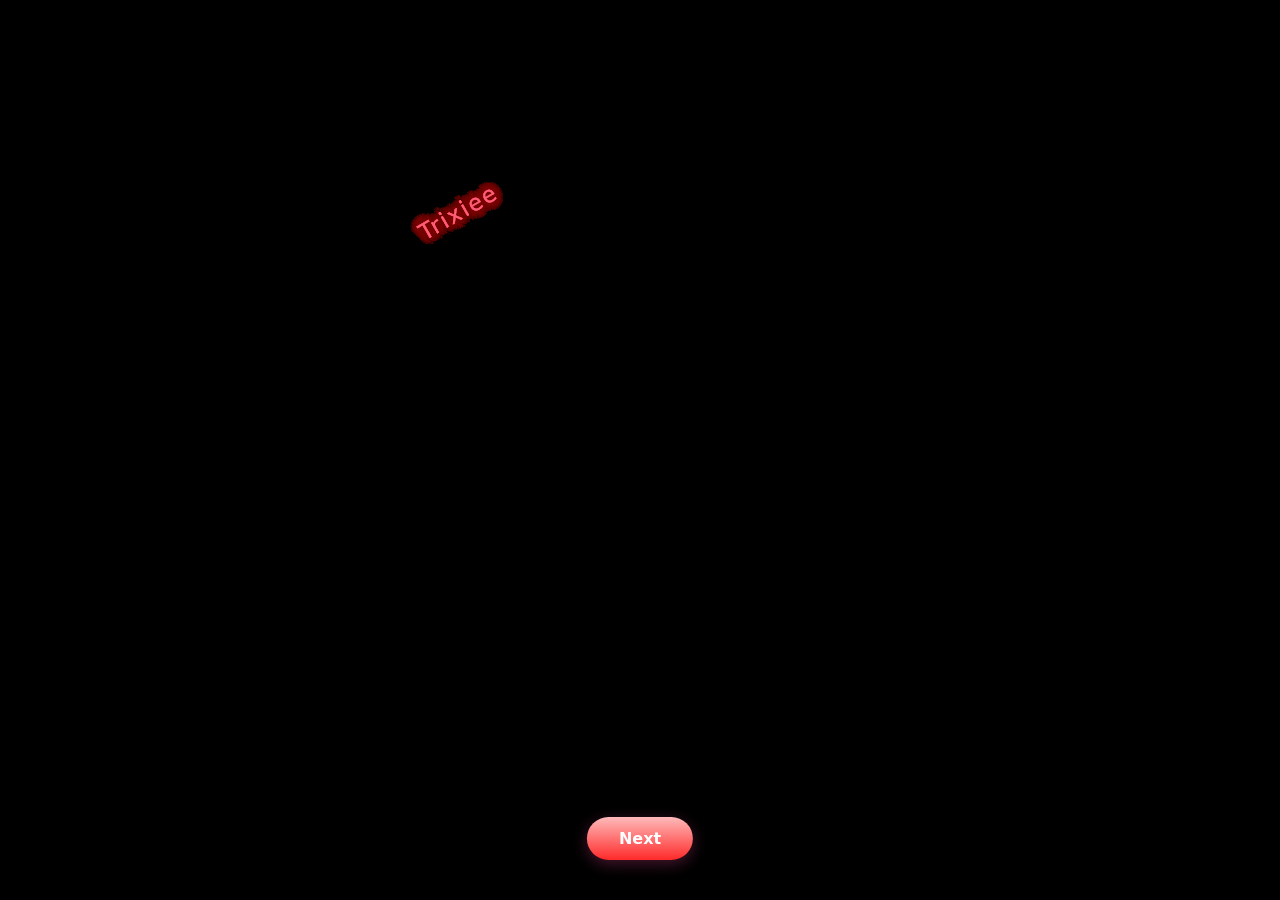
<file: Love.html>
<!DOCTYPE html>
<html lang="en">

<head>
  <meta charset="UTF-8" />
  <title>Love Forever</title>
  <meta name="viewport" content="width=device-width, initial-scale=1" />
  <style>
    body {
      background: #000;
      height: 100vh;
      height: 100dvh;
      margin: 0;
      overflow: hidden;
      font-family: system-ui, -apple-system, "Segoe UI", Roboto, Arial, sans-serif;
    }

    body.fade-out {
      opacity: 0;
      transition: opacity 0.6s;
    }





    /* the animation is drawn in a 450px box: scale it down on small screens */
    #ui {
      position: fixed;
      inset: 0;
      transform: scale(var(--k, 1));
      transform-origin: 50% 50%;
      pointer-events: none;
    }

    #ui .love {
      position: absolute;
      top: 50%;
      left: 50%;
      margin: -225px 0 0 -225px;
      --i: 1;
    }

    #ui .love:last-child .love_word {
      color: #060101;
      font-size: 2rem;
      text-shadow: 0 0 10px #bd0606;
    }

    #ui .love:last-child .love_word {
      color: #FF5C77;
      font-size: 1.4rem;
      text-shadow: 0 0 10px #7e0808;
    }

    #ui .love_word {
      color: #FF5C77;
      font-size: 1.4rem;
      transform: translateY(-100%) rotateZ(-30deg);
      text-shadow: 0 0 10px #7e0808;
      letter-spacing: 2px;
      white-space: nowrap;
    }

    #ui .love_horizontal {
      animation: horizontal 10000ms infinite alternate ease-in-out;
      animation-delay: calc(var(--i) * -300ms);
    }

    #ui .love_vertical {
      animation: vertical 20000ms infinite linear;
      animation-delay: calc(var(--i) * -300ms);
    }

    @keyframes horizontal {
      from {
        transform: translateX(0px);
      }

      to {
        transform: translateX(450px);
      }
    }

    @keyframes vertical {
      0% {
        transform: translateY(180px);
      }

      10% {
        transform: translateY(45px);
      }

      15% {
        transform: translateY(4.5px);
      }

      18% {
        transform: translateY(0px);
      }

      20% {
        transform: translateY(4.5px);
      }

      22% {
        transform: translateY(34.61538px);
      }

      24% {
        transform: translateY(64.28571px);
      }

      25% {
        transform: translateY(112.5px);
      }

      26% {
        transform: translateY(64.28571px);
      }

      28% {
        transform: translateY(34.61538px);
      }

      30% {
        transform: translateY(4.5px);
      }

      32% {
        transform: translateY(0px);
      }

      35% {
        transform: translateY(4.5px);
      }

      40% {
        transform: translateY(45px);
      }

      50% {
        transform: translateY(180px);
      }

      71% {
        transform: translateY(428.57143px);
      }

      72.5% {
        transform: translateY(441.17647px);
      }

      75% {
        transform: translateY(450px);
      }

      77.5% {
        transform: translateY(441.17647px);
      }

      79% {
        transform: translateY(428.57143px);
      }

      100% {
        transform: translateY(180px);
      }
    }

    .nav-button {
      position: fixed;
      bottom: calc(40px + env(safe-area-inset-bottom));
      left: 50%;
      transform: translateX(-50%);
      z-index: 999;
      background: linear-gradient(0deg, #ff2a2a, #ffbaba);
      color: white;
      border: none;
      padding: 12px 32px;
      border-radius: 50px;
      font-weight: 700;
      font-size: 1rem;
      cursor: pointer;
      box-shadow: 0 4px 15px rgba(236, 72, 153, 0.3);
      transition: all 0.3s ease;
      text-decoration: none;
      display: inline-flex;
      align-items: center;
      justify-content: center;
    }

    .nav-button:hover {
      transform: translateX(-50%) translateY(-2px);
    }
  </style>
</head>

<body>
  
  <div id="ui"></div>
  <a href="finalmessages.html" class="nav-button">Next</a>
  <script>
    const N = 100;
    const ui = document.getElementById('ui');
    for (let i = 1; i <= N; i++) {
      const love = document.createElement('div');
      love.className = 'love';
      love.style.setProperty('--i', i);
      const h = document.createElement('div');
      h.className = 'love_horizontal';
      const v = document.createElement('div');
      v.className = 'love_vertical';
      const word = document.createElement('div');
      word.className = 'love_word';
      word.textContent = 'Trixiee';
      v.appendChild(word);
      h.appendChild(v);
      love.appendChild(h);
      ui.appendChild(love);
    }

    function fitHearts() {
      const k = Math.min(1, Math.min(window.innerWidth, window.innerHeight) / 560);
      ui.style.setProperty('--k', k);
    }
    fitHearts();
    window.addEventListener('resize', fitHearts);

    // Handle button click with fade-out
    document.querySelector('.nav-button').addEventListener('click', function(e) {
      e.preventDefault();
      document.body.classList.add('fade-out');
      setTimeout(() => {
        window.location.href = 'finalmessages.html';
      }, 600);
    });
  </script>
<script>
  // Back button on phones: don't stay stuck on a faded-out page
  window.addEventListener('pageshow', function (e) {
    if (e.persisted) document.body.classList.remove('fade-out');
  });
</script>
</body>

</html>
</file>
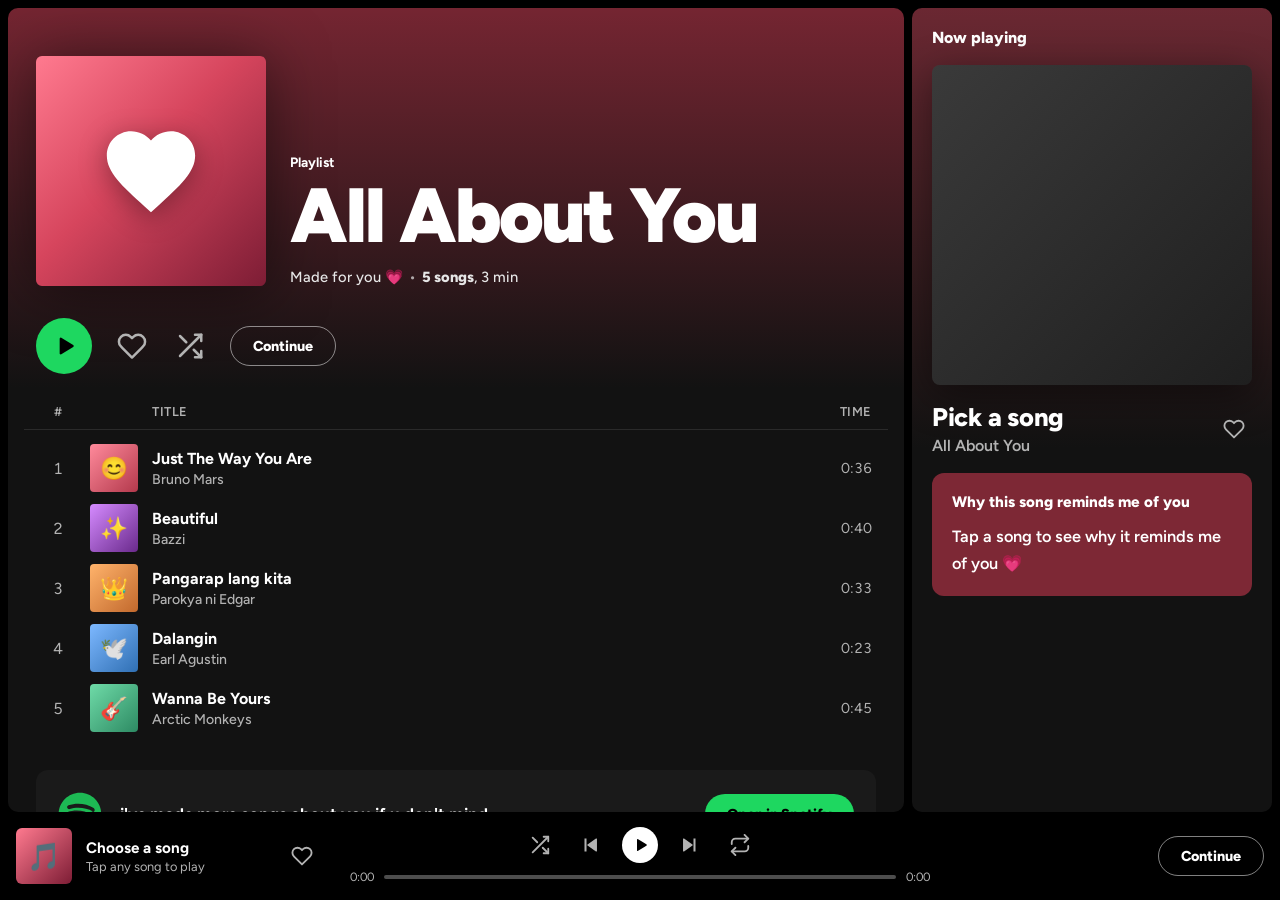
<file: ready.html>
<!DOCTYPE html>
<html lang="en">

<head>
  <meta charset="UTF-8">
  <meta name="viewport" content="width=device-width, initial-scale=1.0, viewport-fit=cover">
  <meta name="theme-color" content="#000000">
  <title>All About You 💕</title>
  <link rel="preconnect" href="https://fonts.googleapis.com">
  <link rel="preconnect" href="https://fonts.gstatic.com" crossorigin>
  <link href="https://fonts.googleapis.com/css2?family=Figtree:wght@400;500;600;700;800;900&display=swap" rel="stylesheet">
  <style>
    :root {
      --bg: #000;
      --panel: #121212;
      --elev: #1a1a1a;
      --hover: rgba(255, 255, 255, 0.1);
      --text: #fff;
      --sub: #b3b3b3;
      --green: #1ed760;
      --tone: #b3394c;
      --bar-h: 88px;
    }

    * { margin: 0; padding: 0; box-sizing: border-box; -webkit-tap-highlight-color: transparent; }
    html { -webkit-text-size-adjust: 100%; }

    body {
      font-family: "Figtree", "Segoe UI", Helvetica, Arial, sans-serif;
      background: var(--bg);
      color: var(--text);
      min-height: 100vh;
      min-height: 100dvh;
      overflow-x: hidden;
      padding-bottom: calc(var(--bar-h) + env(safe-area-inset-bottom));
    }
    body.fade-out { opacity: 0; transition: opacity 0.6s; }
    body.sheet-open { overflow: hidden; }

    button { font: inherit; color: inherit; background: none; border: none; cursor: pointer; text-align: left; }
    a { color: inherit; text-decoration: none; }
    svg { display: block; }

    /* ---------- layout ---------- */
    .app {
      display: grid;
      grid-template-columns: minmax(0, 1fr) 360px;
      gap: 8px;
      padding: 8px 8px 0;
      height: calc(100vh - var(--bar-h));
      height: calc(100dvh - var(--bar-h));
    }
    .panel {
      background: var(--panel);
      border-radius: 10px;
      overflow-y: auto;
      overflow-x: hidden;
      position: relative;
      scrollbar-width: thin;
      scrollbar-color: #444 transparent;
    }
    .main .glow {
      position: absolute; inset: 0 0 auto 0; height: 380px;
      background-color: var(--tone);
      transition: background-color 0.9s ease;
      pointer-events: none;
    }
    .main .glow::after {
      content: ""; position: absolute; inset: 0;
      background: linear-gradient(180deg, rgba(0, 0, 0, 0.35) 0%, var(--panel) 100%);
    }
    .content { position: relative; z-index: 1; padding-bottom: 32px; }

    /* ---------- hero ---------- */
    .hero { display: flex; align-items: flex-end; gap: 24px; padding: 48px 28px 24px; }
    .cover-lg {
      width: clamp(150px, 18vw, 232px); aspect-ratio: 1;
      border-radius: 6px; flex-shrink: 0;
      background: linear-gradient(135deg, #ff7a8f 0%, #d6455d 45%, #7d1d35 100%);
      box-shadow: 0 4px 60px rgba(0, 0, 0, 0.5);
      display: grid; place-items: center;
    }
    .cover-lg svg { width: 46%; height: 46%; fill: #fff; filter: drop-shadow(0 6px 14px rgba(0, 0, 0, 0.35)); }
    .hero-text { min-width: 0; }
    .kicker { font-size: 0.85rem; font-weight: 700; }
    .hero h1 {
      font-size: clamp(2.4rem, 6vw, 5.4rem);
      font-weight: 900; letter-spacing: -0.03em; line-height: 1.02;
      margin: 6px 0 14px; overflow-wrap: anywhere;
    }
    .hero-sub { font-size: 0.92rem; color: #e6e6e6; font-weight: 500; }
    .hero-sub b { font-weight: 800; }
    .hero-sub .dot { opacity: 0.7; margin: 0 6px; }

    /* ---------- action row ---------- */
    .actions { display: flex; align-items: center; gap: 22px; padding: 8px 28px 20px; flex-wrap: wrap; }
    .play-lg {
      width: 56px; height: 56px; border-radius: 50%; background: var(--green); color: #000;
      display: grid; place-items: center; transition: transform 0.15s ease, background 0.15s ease;
    }
    .play-lg:hover { transform: scale(1.05); background: #3be477; }
    .play-lg:active { transform: scale(0.97); }
    .play-lg svg { width: 26px; height: 26px; fill: currentColor; }

    .icon-btn {
      width: 36px; height: 36px; display: grid; place-items: center; color: var(--sub);
      border-radius: 50%; position: relative; flex-shrink: 0; transition: color 0.15s, transform 0.15s;
    }
    .icon-btn:hover { color: #fff; }
    .icon-btn:active { transform: scale(0.92); }
    .icon-btn svg { width: 22px; height: 22px; }
    .icon-btn.on { color: var(--green); }
    .icon-btn.on::after {
      content: ""; position: absolute; bottom: 2px; left: 50%; width: 4px; height: 4px;
      margin-left: -2px; border-radius: 50%; background: var(--green);
    }
    .js-like.on svg { fill: var(--green); stroke: var(--green); }
    .js-like.on::after { display: none; }
    .icon-btn.big svg { width: 30px; height: 30px; }

    .pill {
      display: inline-flex; align-items: center; justify-content: center; gap: 8px;
      min-height: 40px; padding: 0 22px; border-radius: 999px; font-weight: 800; font-size: 0.9rem;
      transition: transform 0.15s ease, background 0.15s ease, border-color 0.15s ease; white-space: nowrap;
      touch-action: manipulation;
    }
    .pill:active { transform: scale(0.97); }
    .pill-ghost { border: 1px solid rgba(255, 255, 255, 0.5); color: #fff; }
    .pill-ghost:hover { border-color: #fff; transform: scale(1.04); }
    .pill-green { background: var(--green); color: #000; }
    .pill-green:hover { background: #3be477; transform: scale(1.04); }
    .pill-light { background: #fff; color: #000; }
    .pill-light:hover { transform: scale(1.04); }

    /* ---------- track list ---------- */
    .list { padding: 0 16px; }
    .list-head, .row {
      display: grid; grid-template-columns: 36px 48px minmax(0, 1fr) auto; align-items: center; gap: 14px;
      padding: 0 16px;
    }
    .list-head {
      height: 36px; color: var(--sub); font-size: 0.8rem; font-weight: 600; letter-spacing: 0.04em;
      border-bottom: 1px solid rgba(255, 255, 255, 0.1); margin-bottom: 8px; text-transform: uppercase;
    }
    .list-head .c { text-align: center; }
    .list-head .r { text-align: right; }

    .row { width: 100%; min-height: 60px; border-radius: 6px; transition: background 0.15s; touch-action: manipulation; }
    .row:hover { background: var(--hover); }
    .row:focus-visible, .icon-btn:focus-visible, .pill:focus-visible, .play-lg:focus-visible {
      outline: 2px solid #fff; outline-offset: 2px;
    }
    .idx { display: grid; place-items: center; height: 100%; color: var(--sub); font-variant-numeric: tabular-nums; font-size: 1rem; }
    .idx .hov { display: none; color: #fff; }
    .idx .hov svg { width: 16px; height: 16px; fill: currentColor; }
    .row:hover:not(.playing) .idx .num { display: none; }
    .row:hover:not(.playing) .idx .hov { display: block; }
    .row.playing .idx .num, .row.playing .idx .hov { display: none; }
    .row.playing .idx .eq { display: flex; }
    .row.active .idx .num { color: var(--green); }

    .thumb {
      width: 48px; height: 48px; border-radius: 4px; display: grid; place-items: center;
      font-size: 1.4rem; position: relative; overflow: hidden; flex-shrink: 0;
      background: linear-gradient(135deg, #ff7a8f, #7d1d35);
    }
    .thumb .eq-thumb { display: none; position: absolute; inset: 0; background: rgba(0, 0, 0, 0.55); place-items: center; }
    .info { min-width: 0; display: flex; flex-direction: column; gap: 3px; }
    .name { font-weight: 700; font-size: 1rem; white-space: nowrap; overflow: hidden; text-overflow: ellipsis; }
    .art { color: var(--sub); font-size: 0.88rem; font-weight: 500; white-space: nowrap; overflow: hidden; text-overflow: ellipsis; }
    .row:hover .art { color: #fff; }
    .row.active .name { color: var(--green); }
    .dur { color: var(--sub); font-size: 0.9rem; font-variant-numeric: tabular-nums; text-align: right; }

    .eq { display: none; gap: 2px; align-items: flex-end; height: 14px; width: 14px; }
    .eq i { flex: 1; background: var(--green); height: 30%; animation: eq 1s ease-in-out infinite; }
    .eq i:nth-child(2) { animation-delay: -0.4s; }
    .eq i:nth-child(3) { animation-delay: -0.8s; }
    @keyframes eq { 0%, 100% { height: 25%; } 50% { height: 100%; } }

    /* ---------- spotify card ---------- */
    .more { margin: 32px 28px 0; padding: 22px; border-radius: 12px; background: var(--elev); display: flex; align-items: center; gap: 18px; flex-wrap: wrap; }
    .more .logo { width: 44px; height: 44px; flex-shrink: 0; }
    .more p { flex: 1 1 220px; font-weight: 700; font-size: 1.05rem; line-height: 1.35; }

    /* ---------- now playing panel ---------- */
    .np { padding: 20px; background: #121212; display: flex; flex-direction: column; gap: 18px; }
    @supports (background: color-mix(in srgb, red 50%, blue)) {
      .np { background: linear-gradient(180deg, color-mix(in srgb, var(--tone) 55%, #121212) 0, #121212 440px); }
    }
    .np-top { display: flex; align-items: center; justify-content: space-between; }
    .np-label { font-weight: 800; font-size: 1rem; }
    .np-close, .np-spacer { display: none; }
    .cover {
      aspect-ratio: 1; border-radius: 8px; display: grid; place-items: center;
      background: linear-gradient(135deg, #3a3a3a, #1f1f1f); font-size: 4.5rem;
      box-shadow: 0 10px 40px rgba(0, 0, 0, 0.45);
    }
    .np-meta { display: flex; align-items: center; gap: 12px; }
    .np-text { flex: 1; min-width: 0; }
    .np-title { font-size: 1.6rem; font-weight: 800; line-height: 1.15; letter-spacing: -0.01em; }
    .np-artist { color: var(--sub); font-weight: 600; margin-top: 4px; }
    .np-msg {
      border-radius: 12px; padding: 20px; background: #242424;
    }
    @supports (background: color-mix(in srgb, red 50%, blue)) {
      .np-msg { background: color-mix(in srgb, var(--tone) 70%, #000); }
    }
    .np-msg-title { font-weight: 800; font-size: 0.95rem; margin-bottom: 12px; }
    .np-msg-body { font-weight: 600; font-size: 1.02rem; line-height: 1.6; overflow-wrap: anywhere; }
    .np-controls, .np-continue { display: none; }

    /* ---------- player bar ---------- */
    .bar {
      position: fixed; left: 0; right: 0; bottom: 0; z-index: 100; height: var(--bar-h);
      padding: 0 16px; background: #000;
      display: grid; grid-template-columns: minmax(180px, 1fr) minmax(300px, 2fr) minmax(120px, 1fr);
      align-items: center; gap: 16px;
    }
    .bar-left { display: flex; align-items: center; gap: 14px; min-width: 0; }
    .bar-left .thumb { width: 56px; height: 56px; font-size: 1.7rem; border-radius: 6px; }
    .bar-text { min-width: 0; flex: 1; }
    .bar-title { font-weight: 700; font-size: 0.95rem; white-space: nowrap; overflow: hidden; text-overflow: ellipsis; }
    .bar-artist { font-size: 0.8rem; color: var(--sub); margin-top: 2px; white-space: nowrap; overflow: hidden; text-overflow: ellipsis; }
    .bar-center { display: flex; flex-direction: column; align-items: center; gap: 6px; max-width: 722px; width: 100%; margin: 0 auto; }
    .bar-right { display: flex; justify-content: flex-end; }
    .transport { display: flex; align-items: center; gap: 14px; }
    .play-sm {
      width: 36px; height: 36px; border-radius: 50%; background: #fff; color: #000; display: grid; place-items: center;
      transition: transform 0.15s;
    }
    .play-sm:hover { transform: scale(1.06); }
    .play-sm:active { transform: scale(0.95); }
    .play-sm svg { width: 18px; height: 18px; fill: currentColor; }
    .icon-btn .fill { fill: currentColor; stroke: none; }

    .seek-row { display: flex; align-items: center; gap: 10px; width: 100%; font-size: 0.75rem; color: var(--sub); font-variant-numeric: tabular-nums; }
    .seek-row span { min-width: 38px; }
    .seek-row span:first-child { text-align: right; }

    .seek {
      -webkit-appearance: none; appearance: none; flex: 1; height: 16px; background: transparent; cursor: pointer;
      --p: 0%; touch-action: none;
    }
    .seek:focus { outline: none; }
    .seek::-webkit-slider-runnable-track { height: 4px; border-radius: 2px; background: linear-gradient(to right, #fff var(--p), #4d4d4d var(--p)); }
    .seek:hover::-webkit-slider-runnable-track { background: linear-gradient(to right, var(--green) var(--p), #4d4d4d var(--p)); }
    .seek::-webkit-slider-thumb { -webkit-appearance: none; width: 12px; height: 12px; border-radius: 50%; background: #fff; margin-top: -4px; opacity: 0; }
    .seek:hover::-webkit-slider-thumb, .seek:active::-webkit-slider-thumb, .seek:focus-visible::-webkit-slider-thumb { opacity: 1; }
    .seek::-moz-range-track { height: 4px; border-radius: 2px; background: #4d4d4d; }
    .seek::-moz-range-progress { height: 4px; border-radius: 2px; background: #fff; }
    .seek:hover::-moz-range-progress { background: var(--green); }
    .seek::-moz-range-thumb { width: 12px; height: 12px; border: none; border-radius: 50%; background: #fff; opacity: 0; }
    .seek:hover::-moz-range-thumb, .seek:active::-moz-range-thumb { opacity: 1; }

    .mini-line { display: none; }

    /* ---------- tablets: narrower side panel ---------- */
    @media (max-width: 1100px) {
      .app { grid-template-columns: minmax(0, 1fr) 300px; }
      .bar { grid-template-columns: minmax(150px, 1fr) minmax(260px, 2fr) 0; }
      .bar-right { display: none; }
    }

    /* ---------- phones / small tablets ---------- */
    @media (max-width: 899px) {
      body { padding-bottom: calc(96px + env(safe-area-inset-bottom)); }
      .app { display: block; height: auto; padding: 0; }
      .panel { border-radius: 0; overflow: visible; }
      .main { min-height: 100vh; min-height: 100dvh; }
      .main .glow { height: 340px; }

      .hero { flex-direction: column; align-items: center; text-align: left; gap: 18px; padding: calc(36px + env(safe-area-inset-top)) 20px 8px; }
      .cover-lg { width: min(62vw, 250px); }
      .hero-text { width: 100%; }
      .hero h1 { font-size: clamp(2rem, 9vw, 2.8rem); margin: 4px 0 8px; }
      .actions { padding: 8px 20px 12px; gap: 14px; }
      .actions .pill-ghost { margin-left: auto; }

      .list { padding: 0 8px; }
      .list-head { display: none; }
      .row { grid-template-columns: 48px minmax(0, 1fr) auto; gap: 14px; padding: 6px 8px; }
      .idx { display: none; }
      .row.playing .thumb .eq-thumb { display: grid; }
      .row.playing .thumb .eq-thumb .eq { display: flex; }
      .more { margin: 24px 16px 0; }

      .np {
        position: fixed; inset: 0; z-index: 300; border-radius: 0; overflow-y: auto;
        padding: calc(14px + env(safe-area-inset-top)) 24px calc(28px + env(safe-area-inset-bottom));
        transform: translateY(100%); visibility: hidden;
        transition: transform 0.38s cubic-bezier(0.2, 0.8, 0.2, 1), visibility 0s linear 0.38s;
        gap: 20px;
      }
      .np.open { transform: none; visibility: visible; transition: transform 0.38s cubic-bezier(0.2, 0.8, 0.2, 1), visibility 0s; }
      .np-close, .np-spacer { display: grid; width: 36px; height: 36px; }
      .np-close svg { width: 28px; height: 28px; }
      .np-cover { width: min(100%, 360px); margin: 0 auto; }
      .np-controls { display: flex; flex-direction: column; gap: 10px; }
      .np-controls .transport { justify-content: space-between; padding: 0 4px; }
      .np-controls .play-sm { width: 64px; height: 64px; }
      .np-controls .play-sm svg { width: 28px; height: 28px; }
      .np-controls .icon-btn svg { width: 26px; height: 26px; }
      .np-controls .seek-row span { min-width: 34px; }
      .np-continue { display: inline-flex; width: 100%; min-height: 48px; }

      .bar {
        left: 8px; right: 8px; bottom: calc(8px + env(safe-area-inset-bottom)); height: 64px; border-radius: 10px;
        background: #3a1a22; padding: 0 8px 0 8px; grid-template-columns: minmax(0, 1fr) auto; gap: 8px; overflow: hidden;
      }
      @supports (background: color-mix(in srgb, red 50%, blue)) {
        .bar { background: color-mix(in srgb, var(--tone) 65%, #000); transition: background 0.6s; }
      }
      .bar-left { cursor: pointer; }
      .bar-left .thumb { width: 46px; height: 46px; font-size: 1.4rem; }
      .bar-center { width: auto; margin: 0; gap: 0; }
      .bar-center .t-extra, .bar-center .seek-row, .bar-right { display: none; }
      .bar-center .play-sm { background: #fff; }
      .bar .js-like { display: grid; }
      .mini-line { display: block; position: absolute; left: 10px; right: 10px; bottom: 3px; height: 2px; border-radius: 2px; background: rgba(255, 255, 255, 0.25); }
      .mini-line i { display: block; height: 100%; width: 0; background: #fff; border-radius: 2px; }
    }

    @media (max-width: 899px) and (max-height: 480px) {
      .np-cover { display: none; }
    }

    @media (prefers-reduced-motion: reduce) {
      * { animation-duration: 0.01ms !important; transition-duration: 0.01ms !important; }
    }
  </style>
</head>

<body>
  <div class="app">
    <!-- ================= MAIN: playlist ================= -->
    <main class="panel main">
      <div class="glow"></div>
      <div class="content">
        <header class="hero">
          <div class="cover-lg" aria-hidden="true">
            <svg viewBox="0 0 24 24"><path d="M12 21.35l-1.45-1.32C5.4 15.36 2 12.28 2 8.5 2 5.42 4.42 3 7.5 3c1.74 0 3.41.81 4.5 2.09C13.09 3.81 14.76 3 16.5 3 19.58 3 22 5.42 22 8.5c0 3.78-3.4 6.86-8.55 11.54L12 21.35z"/></svg>
          </div>
          <div class="hero-text">
            <div class="kicker">Playlist</div>
            <h1>All About You</h1>
            <div class="hero-sub">Made for you 💗<span class="dot">•</span><b id="count">5 songs</b>, <span id="total">3 min</span></div>
          </div>
        </header>

        <div class="actions">
          <button class="play-lg js-play" type="button" aria-label="Play"></button>
          <button class="icon-btn big js-like-list" type="button" aria-label="Save playlist"></button>
          <button class="icon-btn big js-shuffle" type="button" aria-label="Shuffle"></button>
          <a class="pill pill-ghost" href="picture-heart.html" id="continueTop">Continue</a>
        </div>

        <section class="list" aria-label="Songs">
          <div class="list-head"><span class="c">#</span><span></span><span>Title</span><span class="r">Time</span></div>
          <div id="rows"></div>
        </section>

        <section class="more">
          <svg class="logo" viewBox="0 0 496 512" xmlns="http://www.w3.org/2000/svg" aria-hidden="true">
            <path fill="#1DB954" d="M248 8C111 8 0 119 0 256s111 248 248 248 248-111 248-248S385 8 248 8zm113.6 347.9c-4.6 7.2-14 9.4-21.2 4.8-58.2-37-131.4-45.4-217.5-24-8.3 2.3-16.7-3-18.9-11.2-2.3-8.3 3-16.7 11.2-18.9 92.1-25.8 171.1-16 234.5 26.7 7.1 4.5 9.3 13.8 4.8 21.2zm28.8-64.4c-5.8 9.1-17.9 11.8-27 6.1-66.6-42.6-168.4-54.7-247-28.9-10.1 3.7-21.1-1.8-24.8-11.9-3.7-10.1 1.8-21.1 11.9-24.8 89.9-32.9 205.3-19.1 283.2 33.4 9 5.8 11.7 17.9 6 27zm7.4-64.6c-76.5-49.1-195.5-53.8-268.2-28.4-12 4.6-25.4-1.9-30-14-4.6-12 1.9-25.4 14-30 81.9-31.5 211.4-26.4 293 31.5 12.6 8.1 16.7 24.9 8.6 37.5-8.1 12.6-24.9 16.7-37.5 8.4z" />
          </svg>
          <p>i've made more songs about you if u don't mind.</p>
          <a class="pill pill-green" href="https://open.spotify.com/playlist/4lNEq3NNdV1DdgnAXbLKeH?si=de5d646aa49f4711" target="_blank" rel="noopener noreferrer">Open in Spotify</a>
        </section>
      </div>
    </main>

    <!-- ================= NOW PLAYING (side panel on desktop, full-screen sheet on phones) ================= -->
    <aside class="panel np" id="np" aria-label="Now playing">
      <div class="np-top">
        <button class="icon-btn np-close" id="npClose" type="button" aria-label="Close now playing">
          <svg viewBox="0 0 24 24" fill="none" stroke="currentColor" stroke-width="2.2" stroke-linecap="round" stroke-linejoin="round"><polyline points="6 9 12 15 18 9"/></svg>
        </button>
        <div class="np-label">Now playing</div>
        <span class="np-spacer"></span>
      </div>

      <div class="cover np-cover js-cover"></div>

      <div class="np-meta">
        <div class="np-text">
          <div class="np-title js-title">Pick a song</div>
          <div class="np-artist js-artist">All About You</div>
        </div>
        <button class="icon-btn js-like" type="button" aria-label="Like"></button>
      </div>

      <div class="np-msg">
        <div class="np-msg-title">Why this song reminds me of you</div>
        <div class="np-msg-body" id="msg">Tap a song to see why it reminds me of you 💗</div>
      </div>

      <div class="np-controls">
        <div class="seek-row">
          <span class="js-cur">0:00</span>
          <input class="seek js-seek" type="range" min="0" max="1000" value="0" aria-label="Seek">
          <span class="js-dur">0:00</span>
        </div>
        <div class="transport">
          <button class="icon-btn js-shuffle" type="button" aria-label="Shuffle"></button>
          <button class="icon-btn js-prev" type="button" aria-label="Previous"></button>
          <button class="play-sm js-play" type="button" aria-label="Play"></button>
          <button class="icon-btn js-next" type="button" aria-label="Next"></button>
          <button class="icon-btn js-repeat" type="button" aria-label="Repeat"></button>
        </div>
      </div>

      <a class="pill pill-light np-continue" href="picture-heart.html">Continue</a>
    </aside>
  </div>

  <!-- ================= PLAYER BAR ================= -->
  <footer class="bar" id="bar">
    <div class="bar-left" id="barLeft">
      <div class="thumb js-cover">🎵</div>
      <div class="bar-text">
        <div class="bar-title js-title">Choose a song</div>
        <div class="bar-artist js-artist">Tap any song to play</div>
      </div>
      <button class="icon-btn js-like" type="button" aria-label="Like"></button>
    </div>

    <div class="bar-center">
      <div class="transport">
        <button class="icon-btn t-extra js-shuffle" type="button" aria-label="Shuffle"></button>
        <button class="icon-btn t-extra js-prev" type="button" aria-label="Previous"></button>
        <button class="play-sm js-play" type="button" aria-label="Play"></button>
        <button class="icon-btn t-extra js-next" type="button" aria-label="Next"></button>
        <button class="icon-btn t-extra js-repeat" type="button" aria-label="Repeat"></button>
      </div>
      <div class="seek-row">
        <span class="js-cur">0:00</span>
        <input class="seek js-seek" type="range" min="0" max="1000" value="0" aria-label="Seek">
        <span class="js-dur">0:00</span>
      </div>
    </div>

    <div class="bar-right">
      <a class="pill pill-ghost" href="picture-heart.html" id="continueBar">Continue</a>
    </div>

    <div class="mini-line js-line"><i></i></div>
  </footer>

  <audio id="audio" preload="metadata" playsinline></audio>

  <script>
    (function () {
      const $ = (s, r) => (r || document).querySelector(s);
      const $$ = (s, r) => Array.from((r || document).querySelectorAll(s));

      /* ---------- icons ---------- */
      const stroke = (inner) => '<svg viewBox="0 0 24 24" fill="none" stroke="currentColor" stroke-width="2" stroke-linecap="round" stroke-linejoin="round">' + inner + '</svg>';
      const ICON = {
        play: '<svg viewBox="0 0 24 24"><path d="M8 5.14v13.72a1 1 0 0 0 1.5.86l11-6.86a1 1 0 0 0 0-1.72l-11-6.86A1 1 0 0 0 8 5.14z"/></svg>',
        pause: '<svg viewBox="0 0 24 24"><path d="M6.5 4.5h3.7v15H6.5zM13.8 4.5h3.7v15h-3.7z"/></svg>',
        prev: '<svg viewBox="0 0 24 24" class="fill"><path d="M6 5h2.2v14H6zM19.6 5.5v13a.7.7 0 0 1-1.1.57l-9.2-6.5a.7.7 0 0 1 0-1.14l9.2-6.5a.7.7 0 0 1 1.1.57z"/></svg>',
        next: '<svg viewBox="0 0 24 24" class="fill"><path d="M15.8 5H18v14h-2.2zM4.4 5.5v13a.7.7 0 0 0 1.1.57l9.2-6.5a.7.7 0 0 0 0-1.14l-9.2-6.5a.7.7 0 0 0-1.1.57z"/></svg>',
        shuffle: stroke('<polyline points="16 3 21 3 21 8"/><line x1="4" y1="20" x2="21" y2="3"/><polyline points="21 16 21 21 16 21"/><line x1="15" y1="15" x2="21" y2="21"/><line x1="4" y1="4" x2="9" y2="9"/>'),
        repeat: stroke('<polyline points="17 1 21 5 17 9"/><path d="M3 11V9a4 4 0 0 1 4-4h14"/><polyline points="7 23 3 19 7 15"/><path d="M21 13v2a4 4 0 0 1-4 4H3"/>'),
        heart: stroke('<path d="M20.84 4.61a5.5 5.5 0 0 0-7.78 0L12 5.67l-1.06-1.06a5.5 5.5 0 0 0-7.78 7.78l1.06 1.06L12 21.23l7.78-7.78 1.06-1.06a5.5 5.5 0 0 0 0-7.78z"/>')
      };

      /* ---------- playlist (same songs + messages) ---------- */
      const playlist = [
        {
          title: 'Just The Way You Are', artist: 'Bruno Mars', src: 'just the way.mp4', duration: '0:36',
          emoji: '😊', tone: '#b3394c', grad: 'linear-gradient(135deg,#ff8a9b,#b3394c)',
          message: 'Just the Way You Are reminds me of you kasi everytime I hear it, ikaw agad naiisip ko without even trying. Yung song kasi talks about admiring someone for who they are, and ganon talaga tingin ko sayo. Kahit simpleng smile mo lang, enough na para mapangiti ako. I like how natural you are, and honestly, I don’t think you realize how much impact you have on me. Parang kahit anong insecurities mo, wala naman akong nakikitang kulang sayo.'
        },
        {
          title: 'Beautiful', artist: 'Bazzi', src: 'beautiful.mp4', duration: '0:40',
          emoji: '✨', tone: '#8a3fa8', grad: 'linear-gradient(135deg,#d58bff,#6a2a8c)',
          message: 'Beautiful reminds me of you kasi the lyrics feel exactly like how I see you. Especially yung part na “love your imperfections every angle,” kasi honestly kahit anong side mo makita ko, ang ganda mo pa rin sa paningin ko. You’re so perfect but concept lang ’yon kaya i would say you’re the epitome of beauty'
        },
        {
          title: 'Pangarap lang kita', artist: 'Parokya ni Edgar', src: 'pangarap.mp4', duration: '0:33',
          emoji: '👑', tone: '#c2692d', grad: 'linear-gradient(135deg,#ffb36b,#c2692d)',
          message: 'This reminds me of you kasi parang ganon yung feeling ng line na “prinsesa ka, ako’y mukhang dukhang,” HAHAHAH yung tipong alam ko naman na malayo ka sa level or situation ko (out of league), pero kahit ganon, napapangiti pa rin ako habang ka-chat kita <br><br> “pangarap lang kita,” kasi minsan ganun talaga yung feeling ko habang kausap kita HAHAHAH'
        },
        {
          title: 'Dalangin', artist: 'Earl Agustin', src: 'Dalangin.mp4', duration: '0:23',
          emoji: '🕊️', tone: '#2f6fb3', grad: 'linear-gradient(135deg,#7db8ff,#2f6fb3)',
          message: 'Dalangin reminds me of you kasi the lyrics feel like a prayer for someone special, and that’s exactly how I feel about you. Yung tipong kahit anong mangyari, I just want the best for you, and I hope na kahit papaano, I can be a part of that happiness. Parang every time na naririnig ko yung line na “ikaw ang panalangin na makasama hanggang sa pagtanda” it’s like a wish that I hope will come true someday, kahit na alam kong malabo. Pero hey, it’s still a nice thought to have, di ba?'
        },
        {
          title: 'Wanna Be Yours', artist: 'Arctic Monkeys', src: 'wanna.mp4', duration: '0:45',
          emoji: '🎸', tone: '#2d8a63', grad: 'linear-gradient(135deg,#6fdba8,#2d8a63)',
          message: 'As the music says here HAHAHAAHA'
        }
      ];

      /* ---------- state ---------- */
      const audio = $('#audio');
      const isPhone = () => window.matchMedia('(max-width: 899px)').matches;
      let cur = -1;
      let shuffleOn = false;
      let repeatOn = false;
      const liked = new Set();
      let listLiked = false;

      const fmt = (sec) => {
        if (!isFinite(sec) || sec < 0) sec = 0;
        return Math.floor(sec / 60) + ':' + String(Math.floor(sec % 60)).padStart(2, '0');
      };
      const toSec = (s) => { const p = s.split(':'); return (+p[0]) * 60 + (+p[1]); };

      /* ---------- static bits ---------- */
      const totalSec = playlist.reduce((a, t) => a + toSec(t.duration), 0);
      $('#count').textContent = playlist.length + ' songs';
      $('#total').textContent = totalSec >= 60 ? Math.round(totalSec / 60) + ' min' : totalSec + ' sec';

      $$('.js-prev').forEach(b => b.innerHTML = ICON.prev);
      $$('.js-next').forEach(b => b.innerHTML = ICON.next);
      $$('.js-shuffle').forEach(b => b.innerHTML = ICON.shuffle);
      $$('.js-repeat').forEach(b => b.innerHTML = ICON.repeat);
      $$('.js-like, .js-like-list').forEach(b => b.innerHTML = ICON.heart);

      /* ---------- list ---------- */
      const rowsEl = $('#rows');
      const eqHTML = '<span class="eq"><i></i><i></i><i></i></span>';
      playlist.forEach((t, i) => {
        const row = document.createElement('button');
        row.type = 'button';
        row.className = 'row';
        row.dataset.i = i;
        row.innerHTML =
          '<span class="idx"><span class="num">' + (i + 1) + '</span><span class="hov">' + ICON.play + '</span>' + eqHTML + '</span>' +
          '<span class="thumb" style="background:' + t.grad + '">' + t.emoji + '<span class="eq-thumb">' + eqHTML + '</span></span>' +
          '<span class="info"><span class="name">' + t.title + '</span><span class="art">' + t.artist + '</span></span>' +
          '<span class="dur">' + t.duration + '</span>';
        row.addEventListener('click', () => selectTrack(i));
        rowsEl.appendChild(row);
      });
      const rows = $$('.row', rowsEl);

      /* ---------- ui sync ---------- */
      function syncPlayIcons() {
        const playing = !audio.paused && cur !== -1;
        $$('.js-play').forEach(b => {
          b.innerHTML = playing ? ICON.pause : ICON.play;
          b.setAttribute('aria-label', playing ? 'Pause' : 'Play');
        });
        rows.forEach((r, i) => {
          r.classList.toggle('active', i === cur);
          r.classList.toggle('playing', i === cur && playing);
        });
      }

      function syncLikes() {
        const on = cur !== -1 && liked.has(cur);
        $$('.js-like').forEach(b => b.classList.toggle('on', on));
        $$('.js-like-list').forEach(b => b.classList.toggle('on', listLiked));
        $$('.js-like-list').forEach(b => { b.style.color = listLiked ? 'var(--green)' : ''; const s = $('svg', b); if (s) { s.style.fill = listLiked ? 'var(--green)' : 'none'; } });
      }

      function syncProgress() {
        const d = audio.duration || 0;
        const pct = d ? Math.min(100, (audio.currentTime / d) * 100) : 0;
        $$('.js-seek').forEach(el => {
          if (!el.matches(':active')) el.value = pct * 10;
          el.style.setProperty('--p', pct + '%');
        });
        $$('.js-line i').forEach(el => el.style.width = pct + '%');
        $$('.js-cur').forEach(el => el.textContent = fmt(audio.currentTime));
      }

      function setDuration() {
        const d = audio.duration && isFinite(audio.duration) ? audio.duration : (cur !== -1 ? toSec(playlist[cur].duration) : 0);
        $$('.js-dur').forEach(el => el.textContent = fmt(d));
      }

      /* ---------- track control ---------- */
      function loadTrack(i) {
        cur = i;
        const t = playlist[i];
        audio.src = t.src;
        document.documentElement.style.setProperty('--tone', t.tone);
        $$('.js-title').forEach(el => el.textContent = t.title);
        $$('.js-artist').forEach(el => el.textContent = t.artist);
        $$('.js-cover').forEach(el => { el.textContent = t.emoji; el.style.background = t.grad; });
        $('#msg').innerHTML = t.message;
        $('#np').scrollTop = 0;
        setDuration();
        syncProgress();
        syncLikes();

        if ('mediaSession' in navigator && window.MediaMetadata) {
          try {
            navigator.mediaSession.metadata = new MediaMetadata({ title: t.title, artist: t.artist, album: 'All About You' });
          } catch (e) { /* ignore */ }
        }
      }

      function safePlay() {
        const p = audio.play();
        if (p && p.catch) p.catch(() => syncPlayIcons());
      }

      function selectTrack(i) {
        if (i === cur) {
          if (isPhone()) { openSheet(); return; }
          togglePlay();
          return;
        }
        loadTrack(i);
        safePlay();
        if (isPhone()) openSheet();
      }

      function startTrack(i) { // from the bar / play buttons: no sheet pop-up
        loadTrack(i);
        safePlay();
      }

      function togglePlay() {
        if (cur === -1) { startTrack(0); return; }
        if (audio.paused) safePlay(); else audio.pause();
      }

      function nextIndex() {
        if (cur === -1) return 0;
        if (shuffleOn && playlist.length > 1) {
          let n;
          do { n = Math.floor(Math.random() * playlist.length); } while (n === cur);
          return n;
        }
        return (cur + 1) % playlist.length;
      }

      function next() { startTrack(nextIndex()); }
      function prev() {
        if (cur === -1) { startTrack(0); return; }
        if (audio.currentTime > 3) { audio.currentTime = 0; return; }
        startTrack((cur - 1 + playlist.length) % playlist.length);
      }

      /* ---------- sheet (phones) ---------- */
      const np = $('#np');
      function openSheet() {
        np.classList.add('open');
        document.body.classList.add('sheet-open');
      }
      function closeSheet() {
        np.classList.remove('open');
        document.body.classList.remove('sheet-open');
      }
      $('#npClose').addEventListener('click', closeSheet);
      $('#barLeft').addEventListener('click', (e) => {
        if (e.target.closest('.js-like')) return;
        if (isPhone() && cur !== -1) openSheet();
      });
      window.addEventListener('resize', () => { if (!isPhone()) closeSheet(); });
      document.addEventListener('keydown', (e) => {
        if (e.key === 'Escape') closeSheet();
        if (e.code === 'Space' && e.target === document.body) { e.preventDefault(); togglePlay(); }
      });

      /* ---------- bind controls ---------- */
      $$('.js-play').forEach(b => b.addEventListener('click', (e) => { e.stopPropagation(); togglePlay(); }));
      $$('.js-next').forEach(b => b.addEventListener('click', next));
      $$('.js-prev').forEach(b => b.addEventListener('click', prev));
      $$('.js-shuffle').forEach(b => b.addEventListener('click', () => {
        shuffleOn = !shuffleOn;
        $$('.js-shuffle').forEach(x => x.classList.toggle('on', shuffleOn));
      }));
      $$('.js-repeat').forEach(b => b.addEventListener('click', () => {
        repeatOn = !repeatOn;
        audio.loop = repeatOn;
        $$('.js-repeat').forEach(x => x.classList.toggle('on', repeatOn));
      }));
      $$('.js-like').forEach(b => b.addEventListener('click', (e) => {
        e.stopPropagation();
        if (cur === -1) return;
        if (liked.has(cur)) liked.delete(cur); else liked.add(cur);
        syncLikes();
      }));
      $$('.js-like-list').forEach(b => b.addEventListener('click', () => { listLiked = !listLiked; syncLikes(); }));
      $$('.js-seek').forEach(el => el.addEventListener('input', () => {
        if (!audio.duration) return;
        audio.currentTime = (el.value / 1000) * audio.duration;
        syncProgress();
      }));

      /* ---------- audio events ---------- */
      audio.addEventListener('play', syncPlayIcons);
      audio.addEventListener('pause', syncPlayIcons);
      audio.addEventListener('loadedmetadata', setDuration);
      audio.addEventListener('durationchange', setDuration);
      audio.addEventListener('timeupdate', syncProgress);
      audio.addEventListener('ended', () => {
        if (cur < playlist.length - 1 || shuffleOn) { next(); }
        else { audio.currentTime = 0; syncPlayIcons(); syncProgress(); }
      });

      if ('mediaSession' in navigator) {
        try {
          navigator.mediaSession.setActionHandler('play', () => safePlay());
          navigator.mediaSession.setActionHandler('pause', () => audio.pause());
          navigator.mediaSession.setActionHandler('nexttrack', next);
          navigator.mediaSession.setActionHandler('previoustrack', prev);
        } catch (e) { /* ignore */ }
      }

      /* ---------- page transitions ---------- */
      $$('a[href="picture-heart.html"]').forEach(a => a.addEventListener('click', (e) => {
        e.preventDefault();
        document.body.classList.add('fade-out');
        setTimeout(() => { window.location.href = 'picture-heart.html'; }, 600);
      }));
      window.addEventListener('pageshow', (e) => { if (e.persisted) document.body.classList.remove('fade-out'); });

      syncPlayIcons();
      syncLikes();
    })();
  </script>
</body>

</html>
</file>
